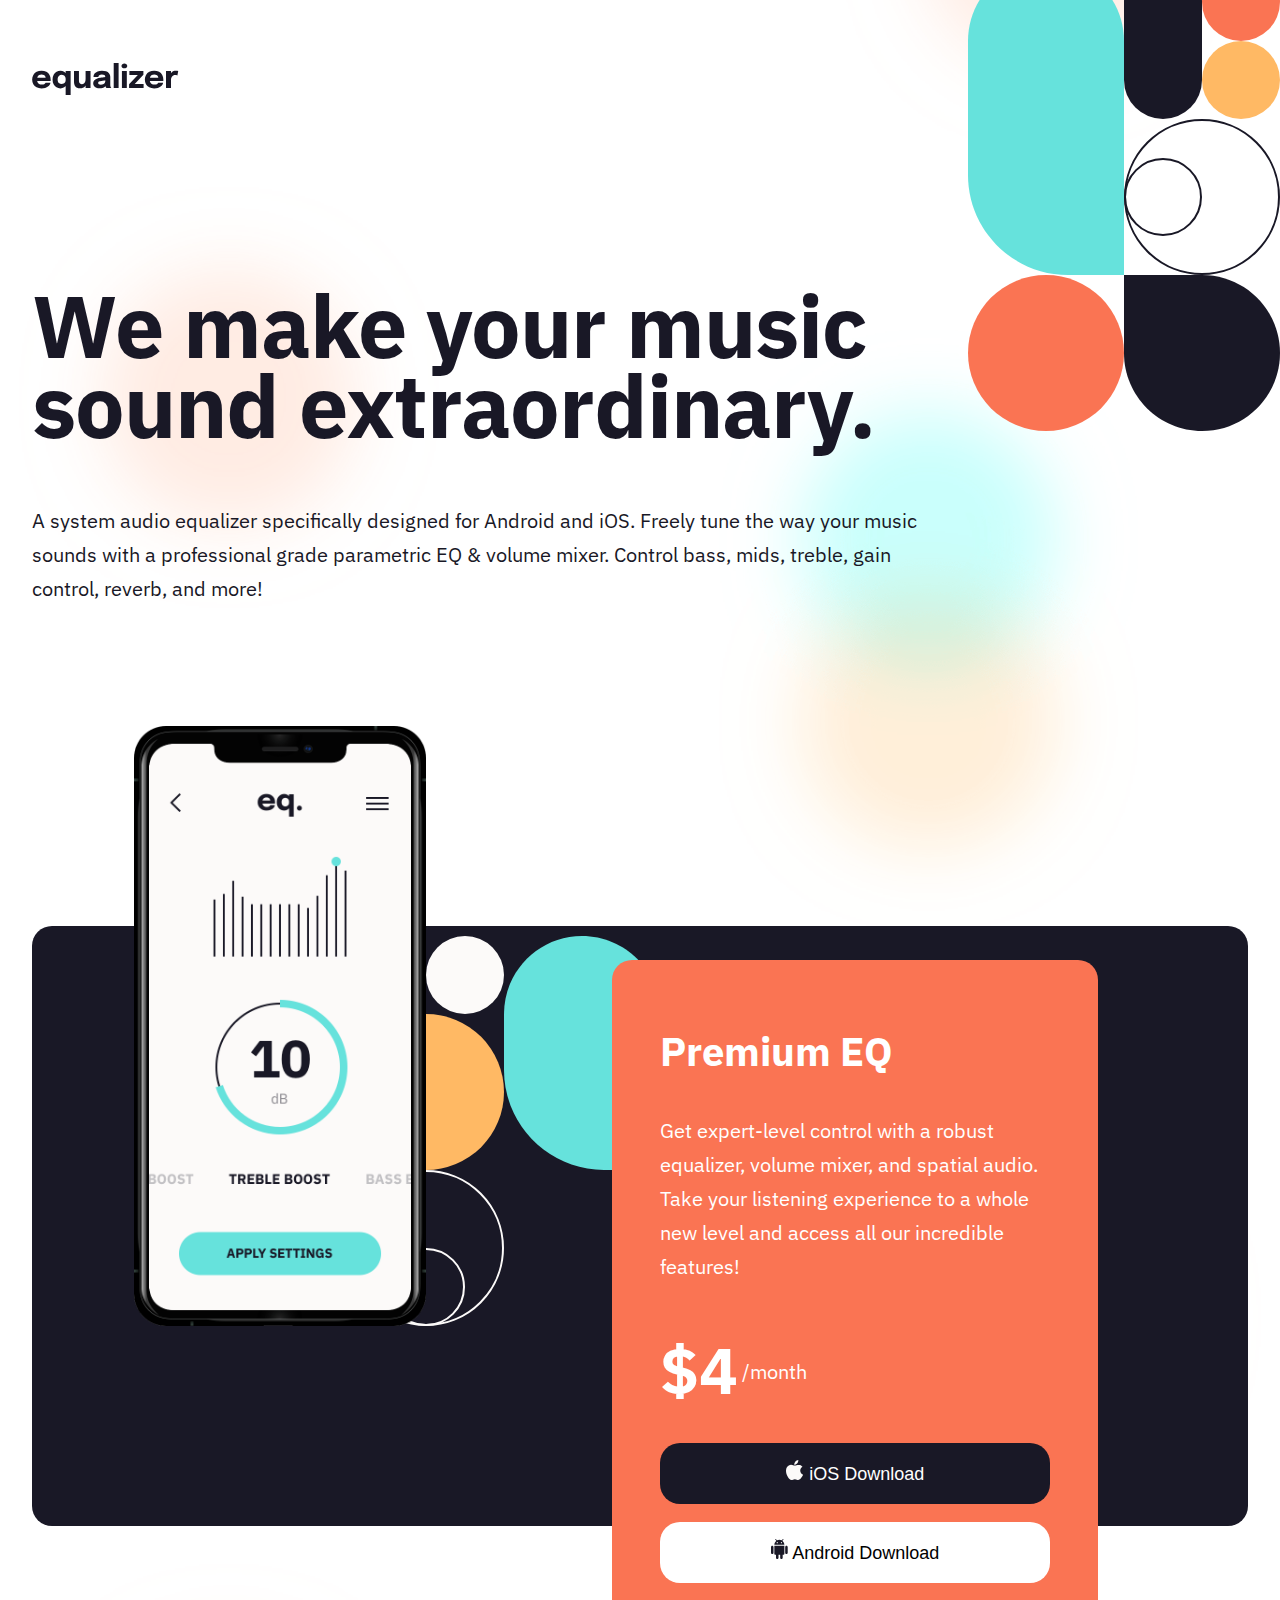
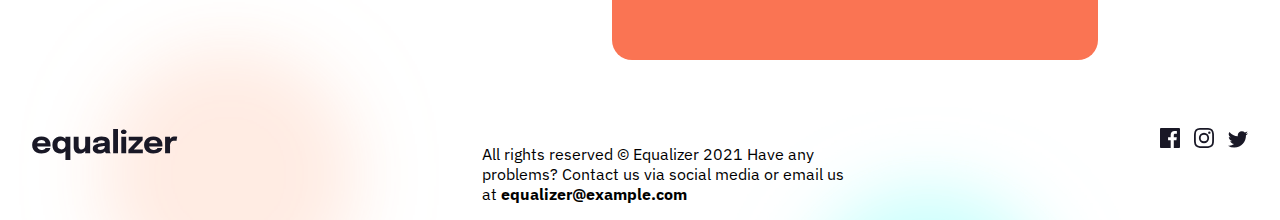
<file: index.html>
<!doctype html>
<html lang="en">
<head>
    <meta charset="UTF-8">
    <meta name="viewport"
          content="width=device-width, user-scalable=no, initial-scale=1.0, maximum-scale=1.0, minimum-scale=1.0">
    <meta http-equiv="X-UA-Compatible" content="ie=edge">
    <title>Equalizer</title>
    <link rel="icon" href="../img/favicon-32x32.png">
    <link rel="stylesheet" href="css/equalizer.css">
    <!--font-->
    <link rel="preconnect" href="https://fonts.googleapis.com">
    <link rel="preconnect" href="https://fonts.gstatic.com" crossorigin>
    <link href="https://fonts.googleapis.com/css2?family=IBM+Plex+Sans:wght@400;700&display=swap" rel="stylesheet">
</head>

<body>
<!--top logo and img-->
<img class="logo-top" src="assets/logo.svg" alt="">
<img src="assets/bg-pattern-1.svg" alt="" class="pattern-top">
<!--top text-->
<div class="text_top">
    <h1 class="text_top__header">We make your music sound extraordinary.</h1>
    <p class="text_top__content">A system audio equalizer specifically designed for Android and iOS. Freely tune the way your music sounds with a
        professional grade parametric EQ & volume mixer. Control bass, mids, treble, gain control, reverb, and more!</p>
</div>
<!--middle background with all the content inside it-->
<div class="mid">
    <div class="mid__background">
        <img class="mid__phone" src="assets/illustration-app.png" alt="">
        <img class="mid__img2" src="assets/bg-pattern-2.svg" alt="">
        <!--orange background with premium info-->
        <div class="mid__premium">
            <h2 class="mid__premium__header">Premium EQ</h2>
            <p class="mid__premium__text">Get expert-level control with a robust equalizer, volume mixer, and spatial audio. Take your listening
                experience to a whole new level and access all our incredible features!</p>
            <p class="mid__premium__price">
                <strong class="price__p_dollar">$4</strong>
                <strong class="price__p_month">/month</strong>
            </p>

            <button class="mid__ios_button"> <img src="assets/icon-apple.svg" alt=""> iOS Download </button>
            <button class="mid__android_button"> <img src="assets/icon-android.svg" alt=""> Android Download</button>
        </div>
    </div>
</div>

<footer class="bottom">
    <img class="bottom_logo" alt="" src="assets/logo.svg">
    <p class="bottom_text">All rights reserved © Equalizer 2021
        Have any problems? Contact us via social media or email us at <b>equalizer@example.com</b></p>
    <span>
        <a class="bottom_fb" href=""><img class="bottom_icons bottom_test" src="assets/icon-facebook.svg" alt=""></a>
        <img class="bottom_icons" src="assets/icon-instagram.svg" alt="">
        <img class="bottom_icons" src="assets/icon-twitter.svg" alt="">
    </span>
</footer>

</body>
</html>
</file>
<file: css/equalizer.css>
:root {

    --text__color--dark-blue: #191826;

}

*, *::after, *::before {
    box-sizing: border-box;
}

body {
    margin: 0 auto;
    max-width: 1366px;
    overflow-x: hidden;
    padding: 0 2rem;
    font-family: 'IBM Plex Sans', sans-serif;

    animation:  10s infinite ease;
    background-image: url("../assets/bg-main-desktop.png");
    background-position: 70% 70%;
    background-size: 100%;
    }


.logo-top {
    margin-top: 62px;
    margin-bottom: 127px;
}

.pattern-top {
    position: absolute;
    right: 0;
    top: -2.3rem;
}

.text_top {
    margin-right: 315px;
    margin-top: 0;
}

.text_top__header {
    font-style: normal;
    font-weight: bold;
    font-size: 88px;
    line-height: 80px;
    letter-spacing: -1px;
    color: var(--text__color--dark-blue);
}

.text_top__content {
    font-style: normal;
    font-weight: normal;
    font-size: 20px;
    line-height: 34px;
    color: #191826;
}

.mid__img2 {
    position: relative;
    bottom: 200px;
    left: 20px;
    z-index: -1;
    max-width: 100%;
}

.mid__phone{
    max-width: 50%;
    max-height: 100%;
    position: relative;
    bottom: 200px;
    left: 102px;
}

.mid__background {
    background-color: #191826;
    position: relative;
    height: 600px;
    margin-top: 320px;
    z-index: 1;
    border-radius: 20px;
}

.mid__premium {
    bottom: 570px;
    left: 580px;
    position: relative;
    background-color: #FA7453;
    height: 700px;
    width: 40%;
    border-radius: 20px;
    color: white;
    display: flex;
    flex-direction: column;
    align-items: start;
    padding: 48px;
}

.mid__premium__header {
    font-style: normal;
    font-weight: bold;
    font-size: 40px;
    line-height: 20px;
}

.mid__premium__text {
    font-style: normal;
    font-weight: normal;
    font-size: 20px;
    line-height: 34px;
}

.price__p_dollar {
    font-style: normal;
    font-weight: bold;
    font-size: 65px;
    line-height: 52px;
}

.price__p_month {
    font-style: normal;
    font-weight: normal;
    font-size: 20px;
    line-height: 32px;
    position: relative;
    bottom: 15px;
}

button {
    font-style: normal;
    font-size: 18px;
    line-height: 32px;
    border-radius: 20px;
    width: 100%;
    height: 61px;
    border: 0;
}

.mid__ios_button {
    color: white;
    background-color: #191826;
    margin-bottom: 1em;
    cursor: pointer;
}

.mid__android_button {
    background-color: white;
    cursor: pointer;
}

.mid__premium__price {
    margin: 40px 0;
}

.bottom {
    position: relative;
    display: flex;
    top: 202px;
    justify-content: space-between;
    flex-grow: 1;
}

.bottom_text {
    width: 30%;
}

.bottom_icons {
    margin-left: 10px;
    position: relative;
}

.bottom_logo {
    height: 32px;
    width: 146px;
}

/*hover*/


.bottom_test:hover {

    filter: invert(55%) sepia(28%) saturate(1526%) hue-rotate(323deg) brightness(104%) contrast(96%);
}

.mid__ios_button:hover {
    background-color: #66E2DC;
}

.mid__android_button:hover {
    background-color: #FFB964;
}

/*media query*/
@media (max-width: 1050px) {

    .mid__premium {
        bottom: 500px;
        left: 300px;
        width: 50vw;
    }

    /*.mid__phone{*/
    /*    width: 312px;*/
    /*    height: 642px;*/
    /*    position: relative;*/
    /*    bottom: 200px;*/
    /*    left: 102px;*/
    /*}*/

    .mid__img2 {
        position: absolute;
        left: 200px;
        bottom: 200px;
    }

    body {
        background-image: url("../assets/bg-main-tablet.png");
        background-position: 50% 80%;
    }

    .bottom {
        display: flex;
        position: relative;
        top: 350px;
        flex-direction: column;
    }

    span {
        position: absolute;
        right: 0;
        bottom: 50px;
    }

    .bottom_text {
        width: 40%;
    }

    .text_top__header {
        font-size: 64px;
    }

    .text_top__content {
        font-size: 18px;
    }

    .mid__premium__header {
        font-size: 32px;
    }

    .mid__premium__text {
        font-size: 18px;
    }
}

@media (max-width: 700px) {

    .pattern-top {
        display: none;
    }

    .text_top {
        margin-right: 0;
    }

    .text_top__header {
        font-size: 40px;
        line-height: 48px;
    }

    .text_top__content {
        font-size: 16px;

    }

    .mid__premium {
        bottom: 100px;
        left: 0;
        width: 100%;
        padding: 48px;
    }

    .bottom {
        top: 600px;
        gap: 4em;
    }

    span {
        position: static;
    }

    .mid__phone {
        width: 50%;
        left: 80px;
    }

    .mid__img2 {
        left: 50px;
        width: 50%;
        top: 0;
    }

}

@media (max-width: 380px) {
    .mid__img2 {
        bottom: 350px;
    }
}
</file>
